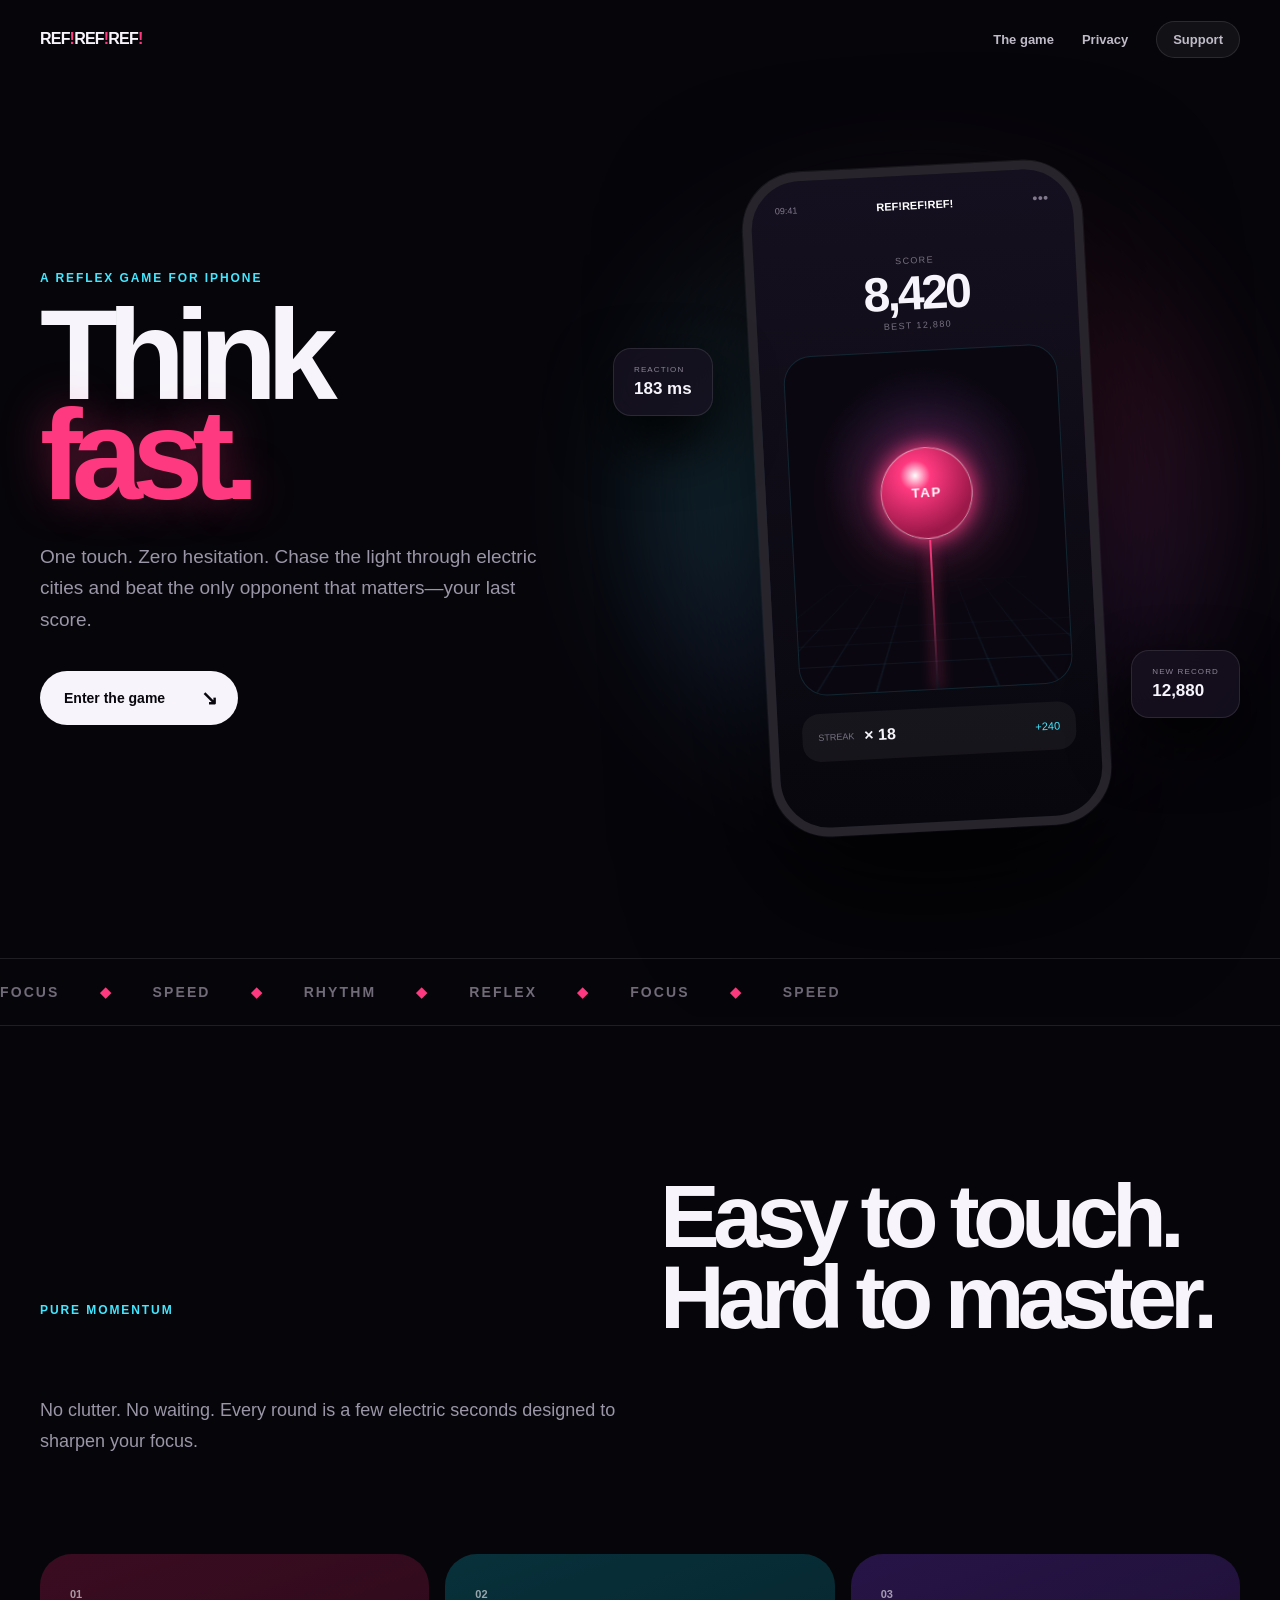
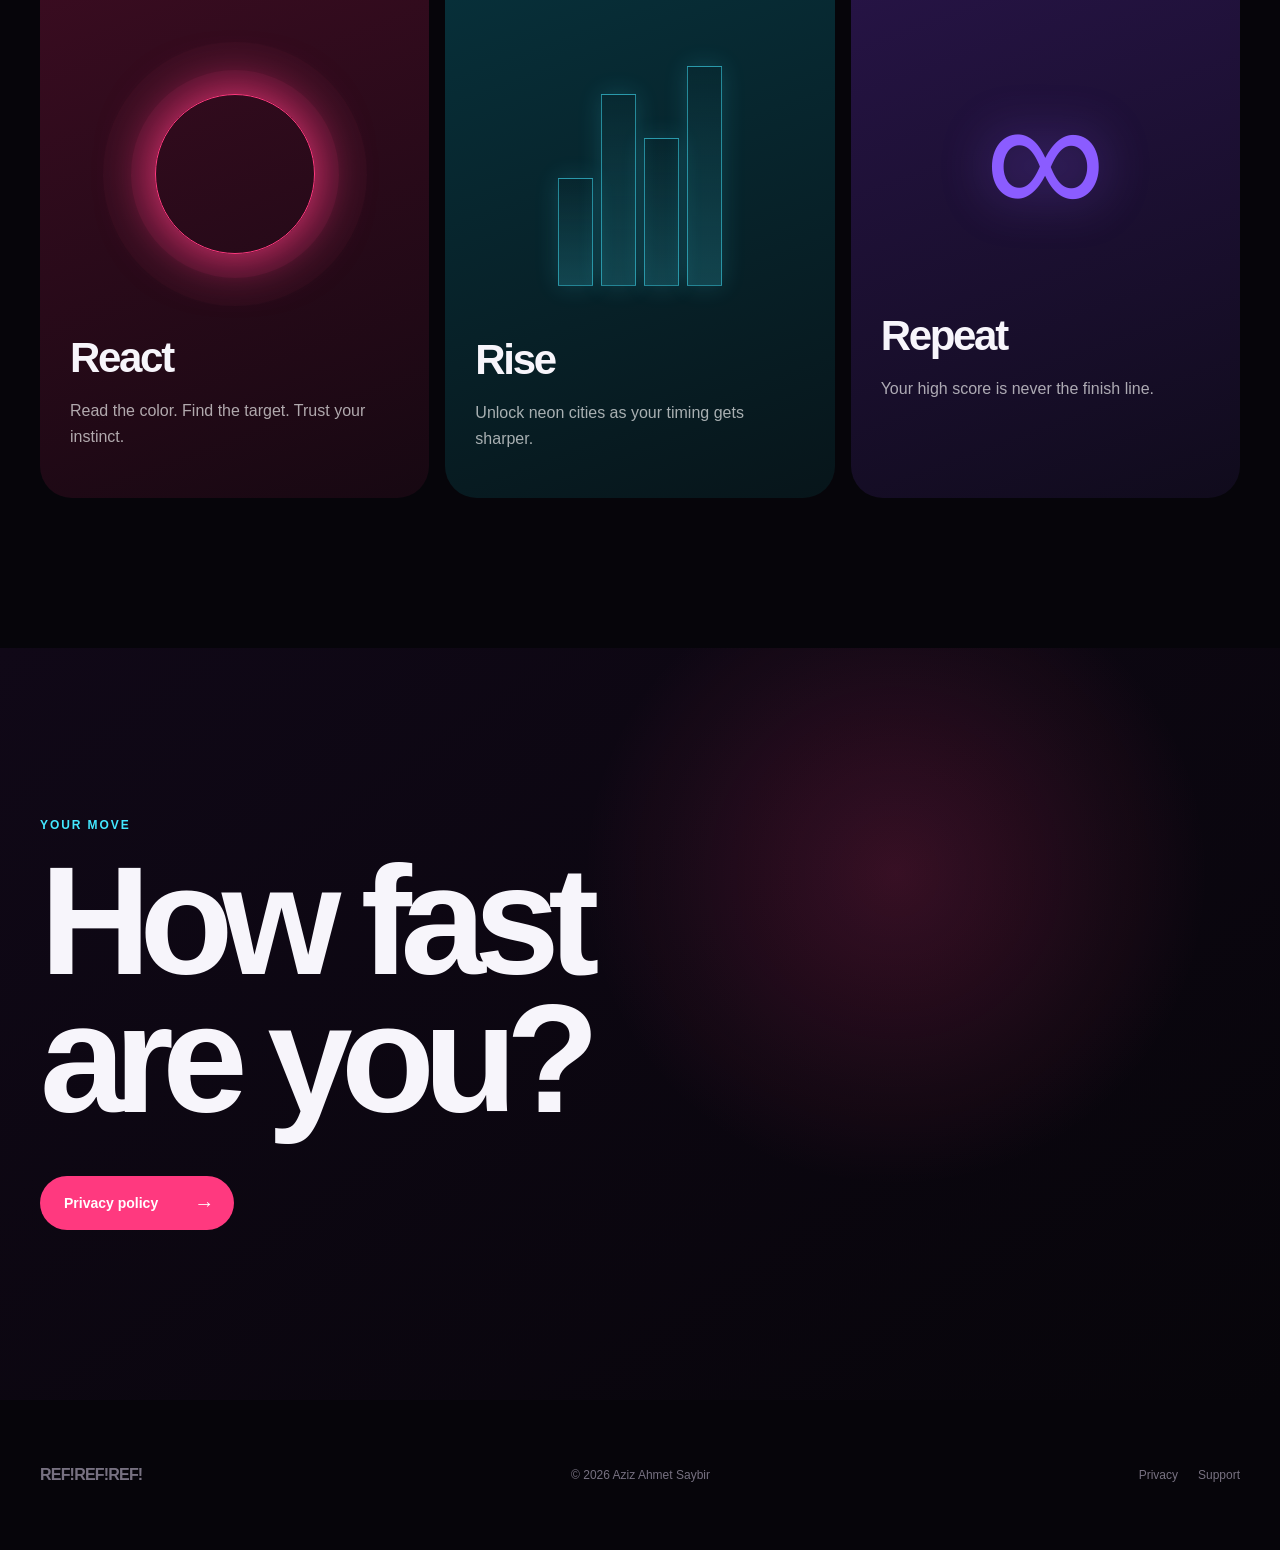
<file: index.html>
<!doctype html>
<html lang="en">
<head>
  <meta charset="utf-8">
  <meta name="viewport" content="width=device-width,initial-scale=1">
  <meta name="description" content="Ref!Ref!Ref! is a fast neon reflex game for iPhone.">
  <title>Ref!Ref!Ref! — Think fast.</title>
  <link rel="stylesheet" href="premium.css">
</head>
<body>
  <header class="nav shell">
    <a class="logo" href="index.html">REF<span>!</span>REF<span>!</span>REF<span>!</span></a>
    <nav><a href="#game">The game</a><a href="privacy.html">Privacy</a><a class="pill" href="mailto:saax.444gmail.com@gmail.com">Support</a></nav>
  </header>
  <main>
    <section class="hero shell">
      <div class="copy">
        <p class="kicker">A reflex game for iPhone</p>
        <h1>Think<br><i>fast.</i></h1>
        <p class="lead">One touch. Zero hesitation. Chase the light through electric cities and beat the only opponent that matters—your last score.</p>
        <a class="cta" href="#game">Enter the game <span>↘</span></a>
      </div>
      <div class="visual" aria-label="RefRefRef game preview">
        <div class="glow"></div>
        <div class="device">
          <div class="top"><span>09:41</span><b>REF!REF!REF!</b><span>●●●</span></div>
          <div class="score"><small>SCORE</small><strong>8,420</strong><span>BEST 12,880</span></div>
          <div class="arena">
            <div class="grid"></div>
            <button aria-label="Game target">TAP</button>
            <i class="beam"></i>
          </div>
          <div class="streak"><span>STREAK</span><b>× 18</b><em>+240</em></div>
        </div>
        <div class="float-card fc1"><small>REACTION</small><b>183 ms</b></div>
        <div class="float-card fc2"><small>NEW RECORD</small><b>12,880</b></div>
      </div>
    </section>
    <section class="ticker"><div>FOCUS <i>◆</i> SPEED <i>◆</i> RHYTHM <i>◆</i> REFLEX <i>◆</i> FOCUS <i>◆</i> SPEED</div></section>
    <section id="game" class="game shell">
      <div class="intro"><p class="kicker">Pure momentum</p><h2>Easy to touch.<br>Hard to master.</h2><p>No clutter. No waiting. Every round is a few electric seconds designed to sharpen your focus.</p></div>
      <div class="cards">
        <article class="card pink"><span>01</span><div class="pulse"></div><h3>React</h3><p>Read the color. Find the target. Trust your instinct.</p></article>
        <article class="card cyan"><span>02</span><div class="city"><i></i><i></i><i></i><i></i></div><h3>Rise</h3><p>Unlock neon cities as your timing gets sharper.</p></article>
        <article class="card violet"><span>03</span><div class="number">∞</div><h3>Repeat</h3><p>Your high score is never the finish line.</p></article>
      </div>
    </section>
    <section class="final">
      <div class="shell">
        <p class="kicker">Your move</p>
        <h2>How fast<br>are you?</h2>
        <a class="cta light" href="privacy.html">Privacy policy <span>→</span></a>
      </div>
    </section>
  </main>
  <footer class="shell"><a class="logo" href="index.html">REF!REF!REF!</a><p>© 2026 Aziz Ahmet Saybir</p><div><a href="privacy.html">Privacy</a><a href="mailto:saax.444gmail.com@gmail.com">Support</a></div></footer>
</body>
</html>

<!-- Premium site refresh -->
</file>
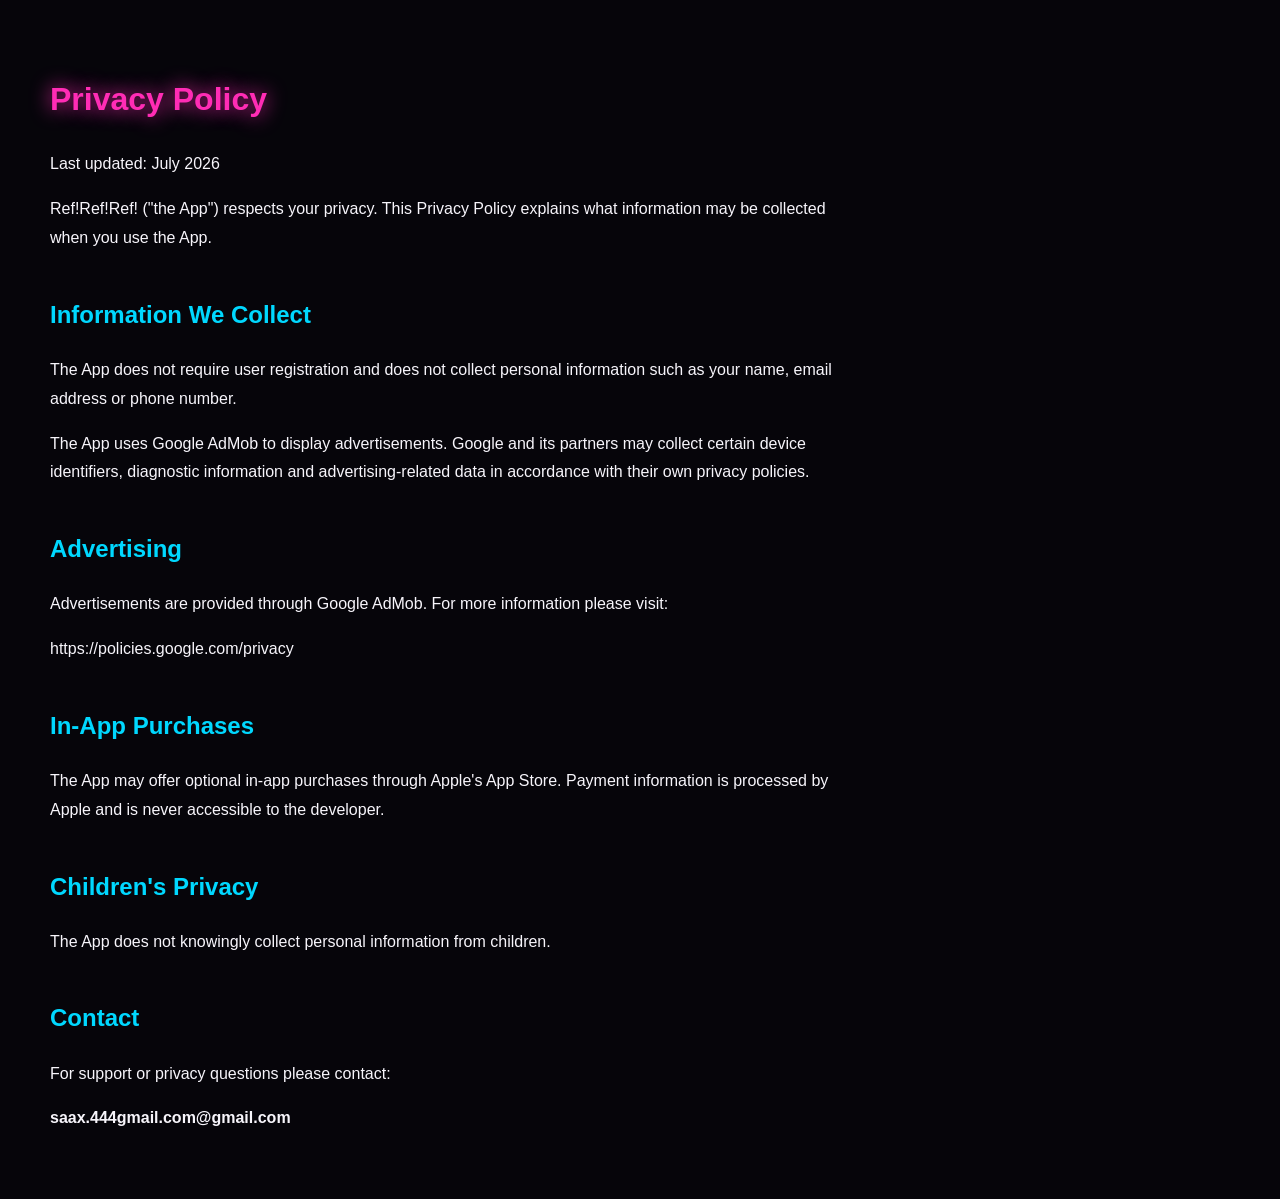
<file: privacy.html>
<!DOCTYPE html>
<html lang="en">
<head>
<meta charset="UTF-8">
<meta name="viewport" content="width=device-width, initial-scale=1.0">
<title>Privacy Policy - Ref!Ref!Ref!</title>

<style>

body{
margin:0;
padding:50px;
background:#080312;
background:linear-gradient(180deg,#120021,#04040f);
color:white;
font-family:Arial,Helvetica,sans-serif;
line-height:1.8;
max-width:900px;
margin:auto;
}

h1{
color:#ff2cb5;
text-shadow:0 0 20px #ff2cb5;
}

h2{
color:#00d8ff;
margin-top:40px;
}

a{
color:#00d8ff;
}

</style>

<link rel="stylesheet" href="premium.css">
</head>

<body>

<h1>Privacy Policy</h1>

<p>
Last updated: July 2026
</p>

<p>
Ref!Ref!Ref! ("the App") respects your privacy. This Privacy Policy explains what information may be collected when you use the App.
</p>

<h2>Information We Collect</h2>

<p>
The App does not require user registration and does not collect personal information such as your name, email address or phone number.
</p>

<p>
The App uses Google AdMob to display advertisements. Google and its partners may collect certain device identifiers, diagnostic information and advertising-related data in accordance with their own privacy policies.
</p>

<h2>Advertising</h2>

<p>
Advertisements are provided through Google AdMob.
For more information please visit:
</p>

<p>
<a href="https://policies.google.com/privacy">
https://policies.google.com/privacy
</a>
</p>

<h2>In-App Purchases</h2>

<p>
The App may offer optional in-app purchases through Apple's App Store. Payment information is processed by Apple and is never accessible to the developer.
</p>

<h2>Children's Privacy</h2>

<p>
The App does not knowingly collect personal information from children.
</p>

<h2>Contact</h2>

<p>
For support or privacy questions please contact:
</p>

<p>
<strong>saax.444gmail.com@gmail.com</strong>
</p>

</body>
</html>
</file>
<file: premium.css>
:root{--bg:#06050a;--text:#f7f5fb;--muted:#9b96a7;--pink:#ff397f;--cyan:#43e7ff;--violet:#8b5cff;--line:rgba(255,255,255,.1)}
*{box-sizing:border-box}html{scroll-behavior:smooth}body{margin:0;overflow-x:hidden;background:var(--bg);color:var(--text);font-family:-apple-system,BlinkMacSystemFont,"SF Pro Display","Segoe UI",sans-serif;-webkit-font-smoothing:antialiased}a{color:inherit;text-decoration:none}.shell{width:min(1200px,calc(100% - 44px));margin-inline:auto}.nav{height:78px;display:flex;align-items:center;justify-content:space-between}.logo{font-size:16px;font-weight:900;letter-spacing:-.05em}.logo span{color:var(--pink)}.nav nav{display:flex;align-items:center;gap:28px;color:#c0bbc8;font-size:13px;font-weight:650}.pill{padding:10px 16px;border:1px solid var(--line);border-radius:99px;background:rgba(255,255,255,.05)}.hero{min-height:820px;display:grid;grid-template-columns:.9fr 1.1fr;align-items:center;gap:60px;padding:80px 0 120px}.kicker{margin:0 0 20px;color:var(--cyan);font-size:12px;font-weight:800;letter-spacing:.16em;text-transform:uppercase}.hero h1{margin:0;font-size:clamp(84px,10vw,142px);line-height:.78;letter-spacing:-.085em}.hero h1 i{color:var(--pink);font-style:normal;text-shadow:0 0 45px rgba(255,57,127,.35)}.lead{max-width:540px;margin:36px 0;color:var(--muted);font-size:19px;line-height:1.65}.cta{display:inline-flex;align-items:center;gap:36px;min-height:54px;padding:0 20px 0 24px;border-radius:99px;background:var(--text);color:#09070d;font-size:14px;font-weight:800}.cta span{font-size:20px}.visual{position:relative;display:grid;place-items:center;min-height:680px}.glow{position:absolute;width:520px;height:520px;border-radius:50%;background:conic-gradient(from 45deg,var(--pink),var(--violet),var(--cyan),var(--pink));filter:blur(75px);opacity:.24}.device{position:relative;z-index:2;width:340px;min-height:665px;padding:24px;border:9px solid #27242c;border-radius:58px;background:linear-gradient(180deg,#15101f,#08070d);box-shadow:0 55px 140px #000,0 0 0 1px rgba(255,255,255,.08);transform:rotate(-3deg)}.top{display:flex;justify-content:space-between;color:#80798d;font-size:9px}.top b{color:white;font-size:11px}.score{display:flex;flex-direction:column;align-items:center;margin:44px 0 20px}.score small,.score span{color:#777181;font-size:9px;letter-spacing:.15em}.score strong{font-size:48px;letter-spacing:-.06em}.arena{position:relative;height:340px;overflow:hidden;border:1px solid rgba(67,231,255,.14);border-radius:28px;background:radial-gradient(circle at 50% 35%,rgba(139,92,255,.18),transparent 40%),#0a0710}.grid{position:absolute;inset:0;background-image:linear-gradient(rgba(67,231,255,.08) 1px,transparent 1px),linear-gradient(90deg,rgba(67,231,255,.08) 1px,transparent 1px);background-size:34px 34px;transform:perspective(250px) rotateX(55deg) scale(1.8);transform-origin:bottom;mask-image:linear-gradient(transparent,#000)}.arena button{position:absolute;left:50%;top:42%;width:92px;height:92px;translate:-50% -50%;border:1px solid rgba(255,255,255,.5);border-radius:50%;background:radial-gradient(circle at 38% 30%,#fff,var(--pink) 18%,#9b1849 70%);color:white;font-weight:900;letter-spacing:.12em;box-shadow:0 0 20px var(--pink),0 0 70px rgba(255,57,127,.6)}.beam{position:absolute;left:50%;top:56%;width:2px;height:150px;background:linear-gradient(var(--pink),transparent);box-shadow:0 0 14px var(--pink)}.streak{display:flex;align-items:center;gap:10px;margin-top:18px;padding:15px 16px;border-radius:18px;background:rgba(255,255,255,.05)}.streak span{color:#777181;font-size:9px}.streak b{font-size:16px}.streak em{margin-left:auto;color:var(--cyan);font-style:normal;font-size:11px}.float-card{position:absolute;z-index:3;display:flex;flex-direction:column;padding:16px 20px;border:1px solid var(--line);border-radius:18px;background:rgba(24,18,34,.75);box-shadow:0 25px 60px #000;backdrop-filter:blur(22px)}.float-card small{color:#8c8596;font-size:8px;letter-spacing:.14em}.float-card b{margin-top:5px;font-size:17px}.fc1{left:0;top:190px}.fc2{right:0;bottom:120px}.ticker{overflow:hidden;border-block:1px solid var(--line);padding:25px 0;color:#706a79;white-space:nowrap;font-size:14px;font-weight:900;letter-spacing:.15em}.ticker div{width:max-content;animation:slide 20s linear infinite}.ticker i{margin:0 34px;color:var(--pink);font-style:normal}@keyframes slide{to{transform:translateX(-25%)}}.game{padding:150px 0}.intro{display:grid;grid-template-columns:1fr 1fr;gap:40px;align-items:end}.intro h2,.final h2{margin:0;font-size:clamp(58px,7vw,96px);line-height:.9;letter-spacing:-.075em}.intro>p:last-child{color:var(--muted);font-size:18px;line-height:1.7}.cards{display:grid;grid-template-columns:repeat(3,1fr);gap:16px;margin-top:80px}.card{min-height:520px;padding:30px;border-radius:32px;overflow:hidden}.card>span{font-size:11px;font-weight:800;opacity:.6}.card h3{margin:0;font-size:42px;letter-spacing:-.055em}.card p{color:rgba(255,255,255,.65);line-height:1.6}.pink{background:linear-gradient(160deg,#3b0c21,#170812)}.cyan{background:linear-gradient(160deg,#07313b,#07151a)}.violet{background:linear-gradient(160deg,#271447,#100b1c)}.pulse{width:160px;height:160px;margin:92px auto 80px;border:1px solid var(--pink);border-radius:50%;box-shadow:0 0 0 24px rgba(255,57,127,.08),0 0 0 52px rgba(255,57,127,.03),0 0 55px var(--pink)}.city{height:240px;display:flex;align-items:end;justify-content:center;gap:8px;margin:44px 0 50px}.city i{width:35px;border:1px solid rgba(67,231,255,.5);background:linear-gradient(transparent,rgba(67,231,255,.18));box-shadow:0 0 24px rgba(67,231,255,.16)}.city i:nth-child(1){height:45%}.city i:nth-child(2){height:80%}.city i:nth-child(3){height:62%}.city i:nth-child(4){height:92%}.number{display:grid;place-items:center;height:310px;color:var(--violet);font-size:170px;font-weight:250;text-shadow:0 0 50px rgba(139,92,255,.45)}.final{padding:170px 0;background:radial-gradient(circle at 70% 30%,rgba(255,57,127,.18),transparent 30%),linear-gradient(145deg,#100817,#07050a)}.final h2{margin-bottom:48px;font-size:clamp(82px,12vw,170px)}.light{background:var(--pink);color:white}footer{min-height:150px;display:flex;align-items:center;justify-content:space-between;color:#777181;font-size:12px}footer>div{display:flex;gap:20px}
@media(max-width:820px){.nav nav>a:not(.pill){display:none}.hero{grid-template-columns:1fr;text-align:center}.lead{margin-inline:auto}.visual{min-height:720px}.intro{grid-template-columns:1fr}.cards{grid-template-columns:1fr}.card{min-height:470px}.fc1{left:4%}.fc2{right:4%}}@media(max-width:520px){.shell{width:calc(100% - 28px)}.hero h1{font-size:78px}.device{transform:scale(.86) rotate(-2deg)}.visual{min-height:620px}.float-card{display:none}.game{padding:100px 0}.card{padding:24px}.intro h2{font-size:55px}footer{flex-wrap:wrap;gap:20px;padding-block:34px}}
</file>
